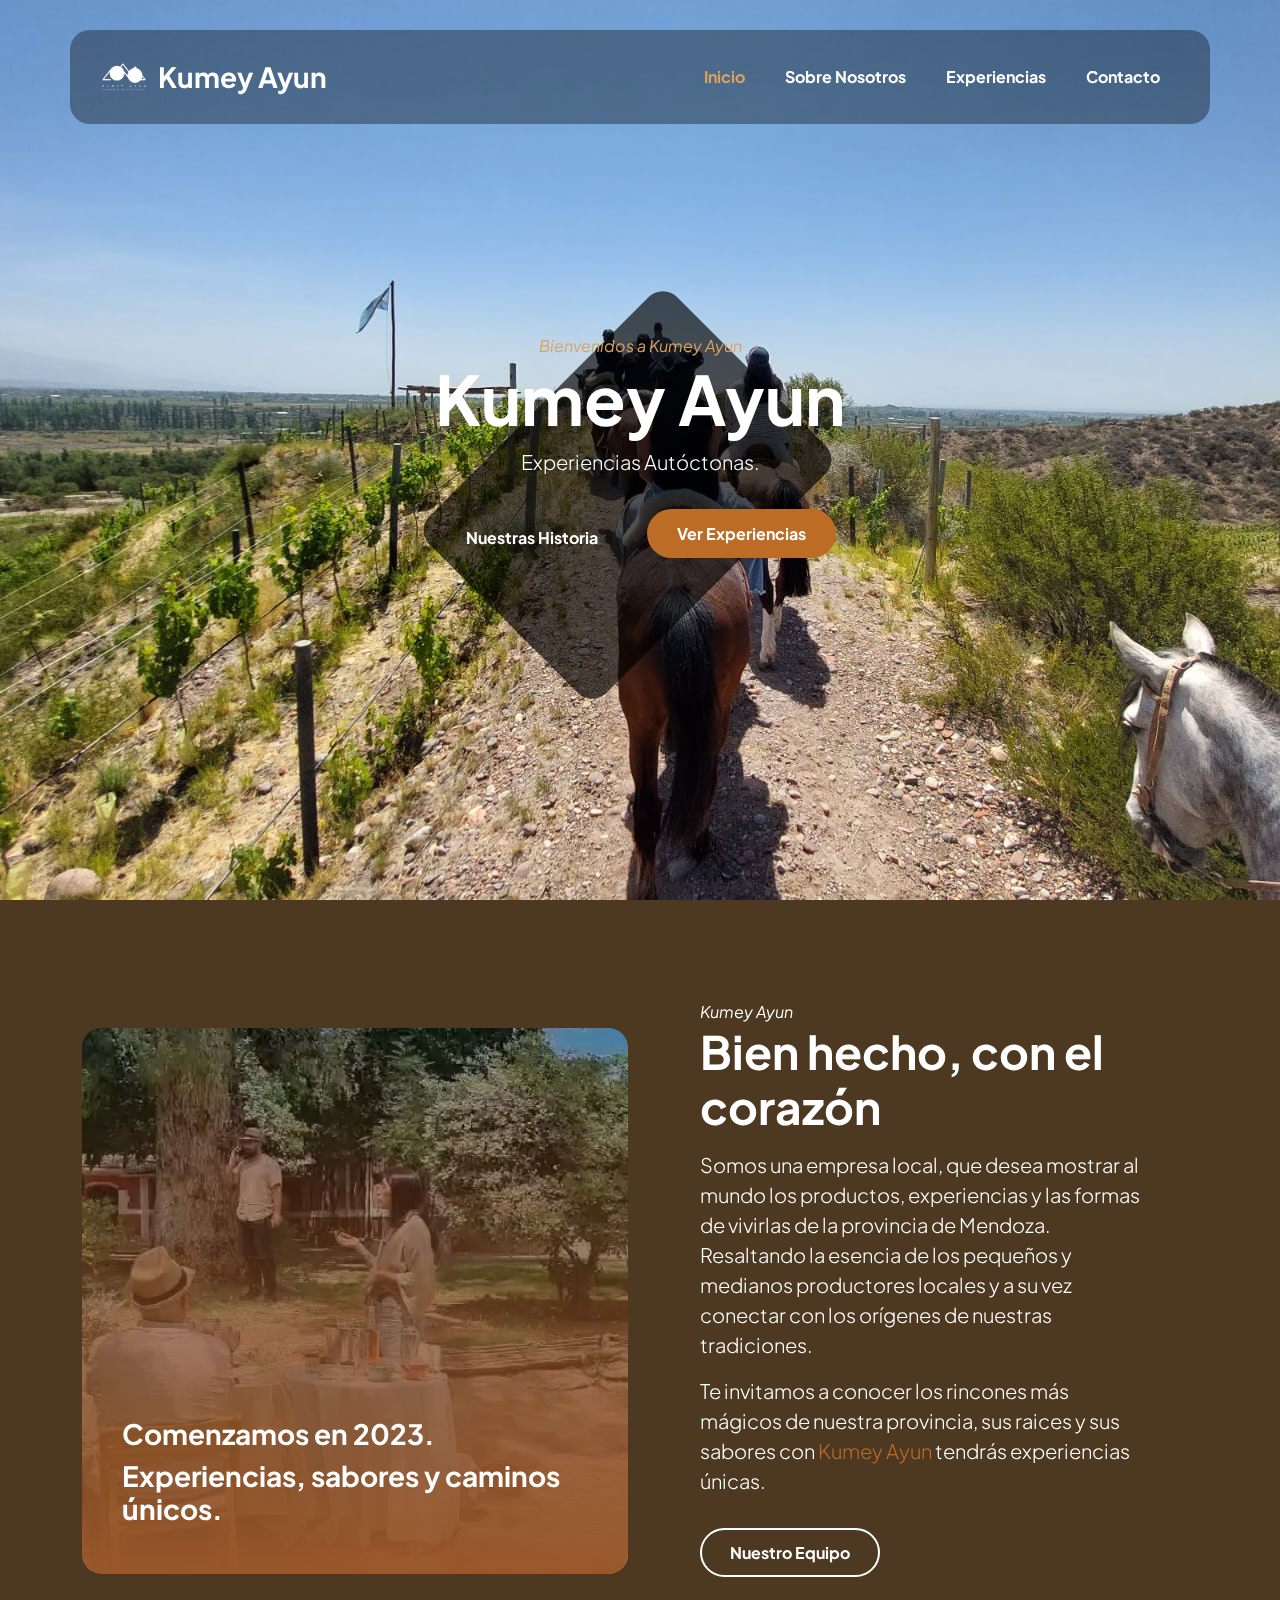
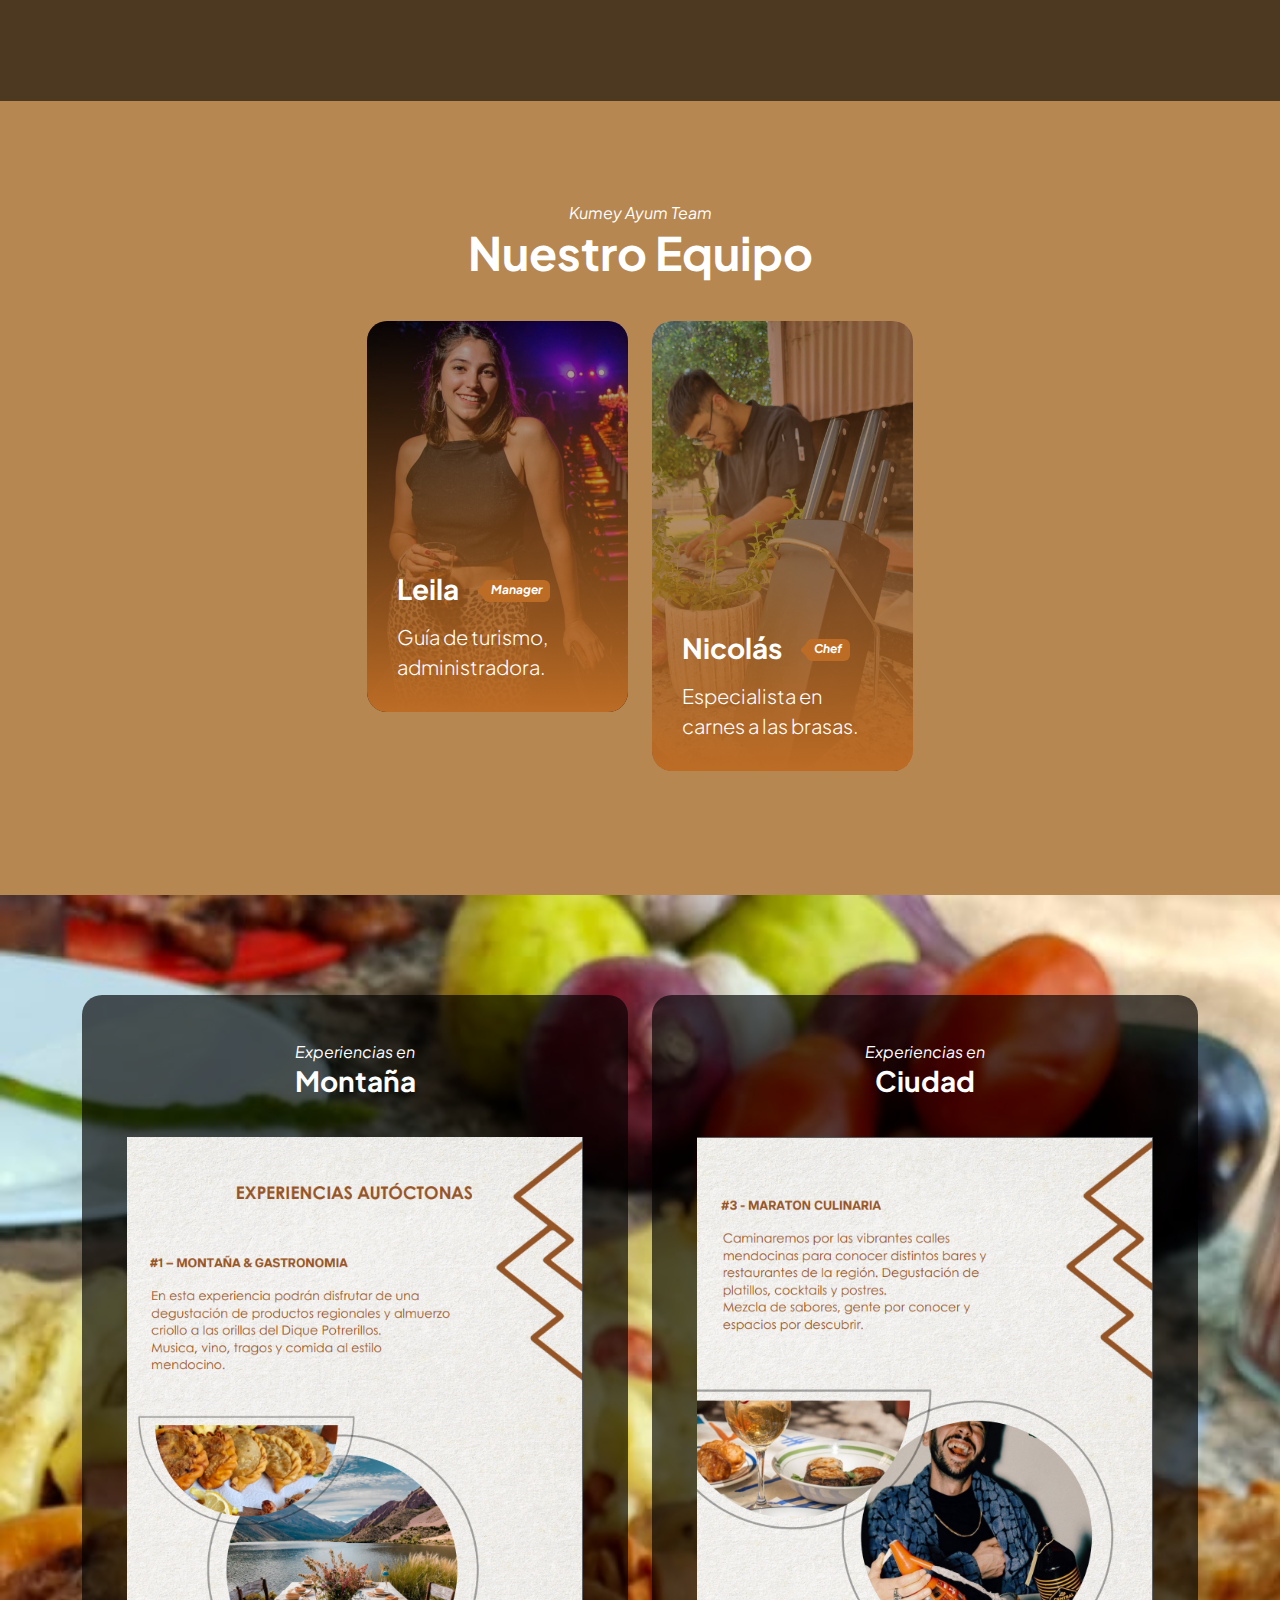
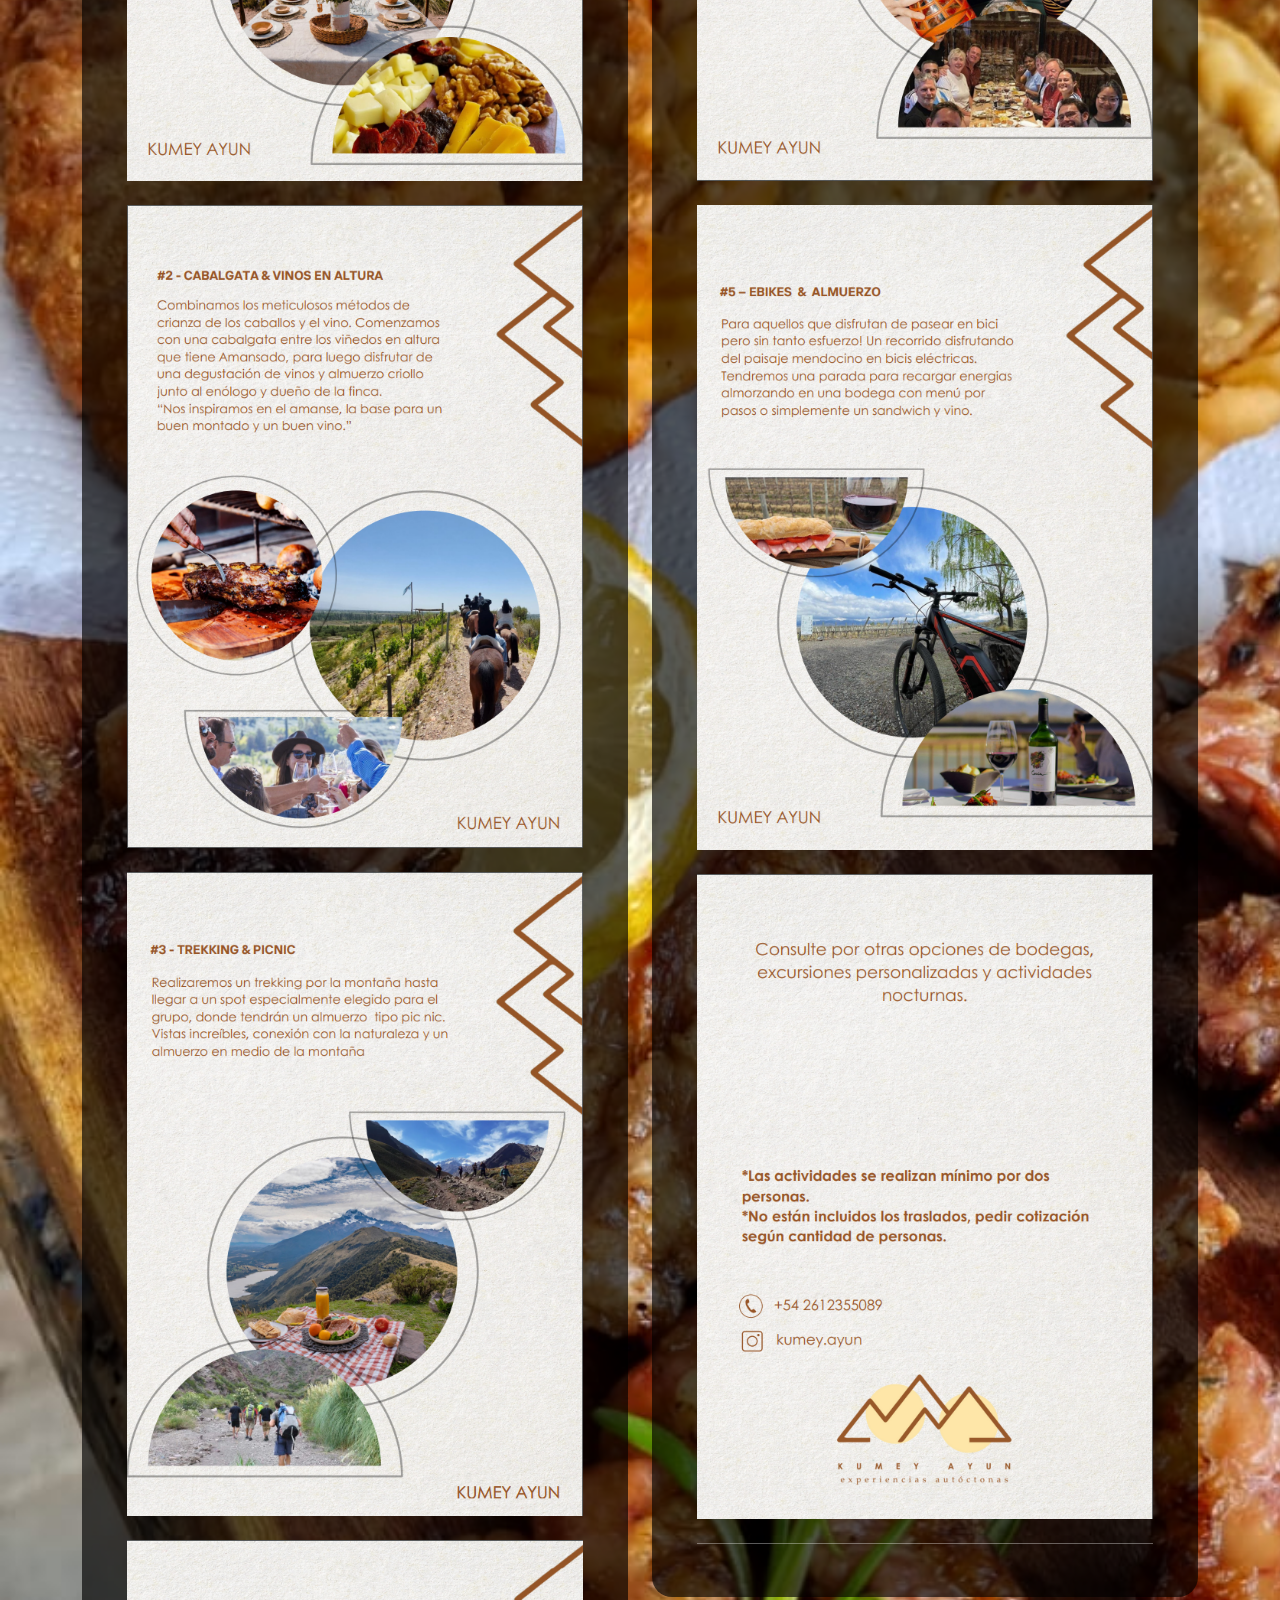
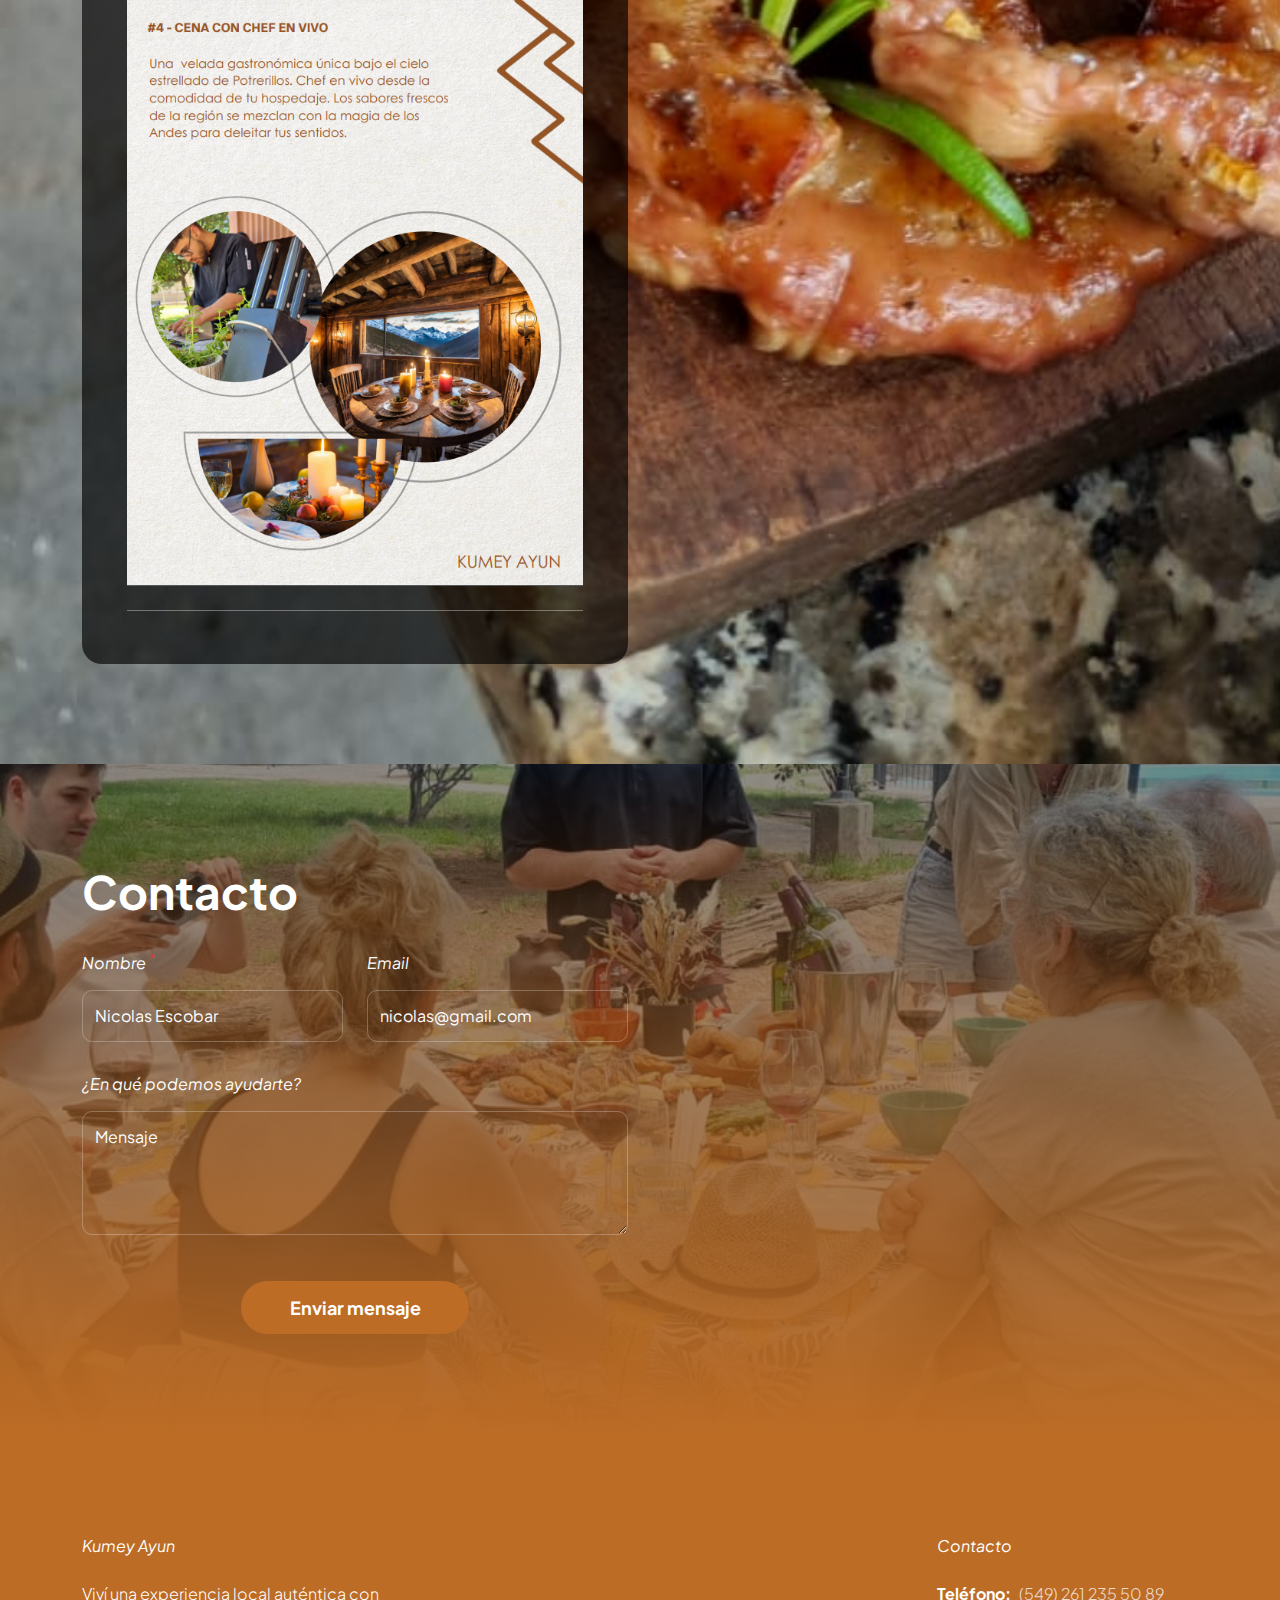
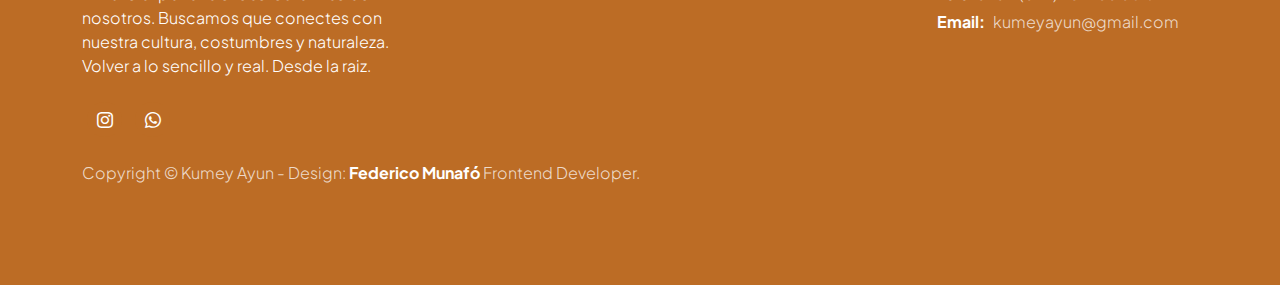
<file: index.html>
<!doctype html>
<html lang="en">
    <head>
        <meta charset="utf-8">
        <meta name="viewport" content="width=device-width, initial-scale=1">

        <meta name="description" content="">
        <meta name="author" content="">

        <title>Kumey Ayun</title>
        <link rel="icon" href="assets/images/faviconKumey.png" type="image/x-icon">
        <!-- CSS FILES -->                
        <link rel="preconnect" href="https://fonts.googleapis.com">
        
        <link rel="preconnect" href="https://fonts.gstatic.com" crossorigin>

        <link href="https://fonts.googleapis.com/css2?family=Plus+Jakarta+Sans:ital,wght@0,200;0,400;0,600;0,700;1,200;1,700&display=swap" rel="stylesheet">
            
        <link href="assets/css/bootstrap.min.css" rel="stylesheet">

        <link href="assets/css/bootstrap-icons.css" rel="stylesheet">

        <link href="assets/css/vegas.min.css" rel="stylesheet">

        <link href="assets/css/tooplate-barista.css" rel="stylesheet">
        
    </head>
    
    <body>
                
            <main>
                <nav class="navbar navbar-expand-lg">                
                    <div class="container">
                        <a class="navbar-brand d-flex align-items-center" href="#section_1">
                            <img src="assets/images/logoSinfondo.png" class="navbar-brand-image img-fluid" alt="Kumey Ayun Logo">
                            Kumey Ayun
                        </a>
        
                        <button class="navbar-toggler" type="button" data-bs-toggle="collapse" data-bs-target="#navbarNav" aria-controls="navbarNav" aria-expanded="false" aria-label="Toggle navigation">
                            <span class="navbar-toggler-icon"></span>
                        </button>
        
                        <div class="collapse navbar-collapse" id="navbarNav">
                            <ul class="navbar-nav ms-lg-auto">
                                <li class="nav-item">
                                    <a class="nav-link click-scroll" href="#section_1">Inicio</a>
                                </li>
        
                                <li class="nav-item">
                                    <a class="nav-link click-scroll" href="#section_2">Sobre Nosotros</a>
                                </li>

                                <li class="nav-item">
                                    <a class="nav-link click-scroll" href="#section_3">Experiencias</a>
                                </li>

                                <li class="nav-item">
                                    <a class="nav-link click-scroll" href="#section_5">Contacto</a>
                                </li>
                            </ul>
                        </div>
                    </div>
                </nav>


                <section class="hero-section d-flex justify-content-center align-items-center" id="section_1">

                    <div class="container">
                        <div class="row align-items-center">

                            <div class="col-lg-6 col-12 mx-auto">
                                <em class="small-text">Bienvenidos a Kumey Ayun</em>
                                
                                <h1>Kumey Ayun</h1>

                                <p class="text-white mb-4 pb-lg-2">
                                    Experiencias Autóctonas.
                                </p>

                                <a class="btn custom-btn custom-border-btn smoothscroll me-3" href="#section_2">
                                    Nuestras Historia
                                </a>

                                <a class="btn custom-btn smoothscroll me-2 mb-2" href="#section_3"><strong>Ver Experiencias </strong></a>
                            </div>

                        </div>
                    </div>

                    <div class="hero-slides"></div>
                </section>


                <section class="about-section section-padding" id="section_2">
                    <div class="section-overlay"></div>
                    <div class="container">
                        <div class="row align-items-center">

                            <div class="col-lg-6 col-12">
                                <div class="ratio ratio-1x1">
                                    <video autoplay="" loop="" muted="" class="custom-video" poster="">
                                        <source src="assets/videos/13001dc7-6848-43f8-8ff8-77ffa9dac7e2.MP4" type="video/mp4">

                                        Your browser does not support the video tag.
                                    </video>

                                    <div class="about-video-info d-flex flex-column">
                                        <h4 class="mt-auto">Comenzamos en 2023.</h4>

                                        <h4>Experiencias, sabores y caminos únicos.</h4>
                                    </div>
                                </div>
                            </div>

                            <div class="col-lg-5 col-12 mt-4 mt-lg-0 mx-auto">
                                <em class="text-white">Kumey Ayun</em>

                                <h2 class="text-white mb-3">Bien hecho, con el corazón</h2>

                                <p class="text-white">Somos una empresa local, que desea mostrar al mundo los productos, experiencias y las formas de vivirlas de la provincia de Mendoza. Resaltando la esencia de los pequeños y medianos productores locales y a su vez conectar con los orígenes de nuestras tradiciones.
                                    </p>

                                <p class="text-white">Te invitamos a conocer los rincones más mágicos de nuestra provincia, sus raices y sus sabores con <a rel="nofollow" href="https://www.instagram.com/kumey.ayun/" target="_blank">Kumey Ayun</a> tendrás experiencias únicas.</p>

                                <a href="#barista-team" class="smoothscroll btn custom-btn custom-border-btn mt-3 mb-4">Nuestro Equipo</a>
                            </div>

                        </div>
                    </div>
                </section>


                <section class="barista-section section-padding section-bg" id="barista-team">
                    <div class="container">
                        <div class="row justify-content-center">

                            <div class="col-lg-12 col-12 text-center mb-4 pb-lg-2">
                                <em class="text-white">Kumey Ayum Team</em>

                                <h2 class="text-white">Nuestro Equipo</h2>
                            </div>

                            <div class="col-lg-3 col-md-6 col-12 mb-4">
                                <div class="team-block-wrap">
                                    <div class="team-block-info d-flex flex-column">
                                        <div class="d-flex mt-auto mb-3">
                                            <h4 class="text-white mb-0">Leila</h4>

                                            <p class="badge ms-4"><em>Manager</em></p>
                                        </div>

                                        <p class="text-white mb-0">Guía de turismo, administradora.</p>
                                    </div>

                                    <div class="team-block-image-wrap">
                                        <img src="assets/images/team/leilateam.png" class="team-block-image img-fluid" alt="">
                                    </div>
                                </div>
                            </div>

                            <div class="col-lg-3 col-md-6 col-12 mb-4">
                                <div class="team-block-wrap">
                                    <div class="team-block-info d-flex flex-column">
                                        <div class="d-flex mt-auto mb-3">
                                            <h4 class="text-white mb-0">Nicolás</h4>

                                            <p class="badge ms-4"><em>Chef</em></p>
                                        </div>

                                        <p class="text-white mb-0">Especialista en carnes a las brasas.</p>
                                    </div>

                                    <div class="team-block-image-wrap">
                                        <img src="assets/images/team/nicoProfile.JPG" class="team-block-image img-fluid" alt="">
                                    </div>
                                </div>
                            </div>
                                </div>
                            </div>

                        </div>
                    </div>
                </section>


                <section class="menu-section section-padding" id="section_3">
                    <div class="container">
                        <div class="row">

                            <div class="col-lg-6 col-12 mb-4 mb-lg-0">
                                <div class="menu-block-wrap">
                                    <div class="text-center mb-4 pb-lg-2">
                                        <em class="text-white">Experiencias en</em>
                                        <h4 class="text-white">Montaña</h4>
                                    </div>

                                    <div class="menu-block">
                                        <div >
                                            <img class="img-fluid" src="assets/images/reviews/motañaYgastro.png" alt="">
                                            <br>
                                            <br>
                                            <img class="img-fluid" src="assets/images/reviews/cabalgataYvinosEnAltu.png" alt="">
                                            <br>
                                            <br>
                                            <img class="img-fluid" src="assets/images/reviews/trekkingYPicnic.png" alt="">
                                            <br>
                                            <br>
                                            <img class="img-fluid" src="assets/images/reviews/cenaConChefVivo.png" alt="">
                                            <br>                                         
                                        </div>
                                    </div>

                                    <div class="menu-block my-4">
                                       
                                    </div>

                                    <div class="menu-block">

                                        <div class="border-top mt-2 pt-2">
                                            
                                        </div>
                                    </div>

                                    
                                </div>
                            </div>

                            <div class="col-lg-6 col-12 mb-4 mb-lg-0">
                                <div class="menu-block-wrap">
                                    <div class="text-center mb-4 pb-lg-2">
                                        <em class="text-white">Experiencias en</em>
                                        <h4 class="text-white">Ciudad</h4>
                                    </div>

                                    <div class="menu-block">
                                        <div >
                                            <img class="img-fluid" src="assets/images/reviews/maratonCulinaria.png" alt="">
                                            <br>
                                            <br>
                                            <img class="img-fluid" src="assets/images/reviews/ebikesYalmuerzo.png" alt="">
                                            <br>
                                            <br>
                                            <img class="img-fluid" src="assets/images/reviews/otrasOpciones.png" alt="">
                                            <br>                                         
                                        </div>
                                    </div>

                                    <div class="menu-block my-4">
                                       
                                    </div>

                                    <div class="menu-block">

                                        <div class="border-top mt-2 pt-2">
                                            
                                        </div>
                                    </div>

                                    
                                </div>
                            </div>

                        </div>
                    </div>
                </section>



                <section class="contact-section section-padding" id="section_5">
                    <div class="container">
                        <div class="row">   

                            <div class="col-lg-12 col-12">
                                <h2 class="text-white mb-4 pb-lg-2">Contacto</h2>
                            </div>

                            <div class="col-lg-6 col-12">
                                <form action="#" method="post" class="custom-form contact-form" role="form">

                                <div class="row">
                                    
                                    <div class="col-lg-6 col-12">
                                        <label for="name" class="form-label">Nombre <sup class="text-danger">*</sup></label>

                                        <input type="text" name="name" id="name" class="form-control" placeholder="Nicolas Escobar" required="">
                                    </div>

                                    <div class="col-lg-6 col-12">
                                        <label for="email" class="form-label">Email</label>

                                        <input type="email" name="email" id="email" pattern="[^ @]*@[^ @]*" class="form-control" placeholder="nicolas@gmail.com" required="">
                                    </div>

                                    <div class="col-12">
                                        <label for="message" class="form-label">¿En qué podemos ayudarte?</label>

                                        <textarea name="message" rows="4" class="form-control" id="message" placeholder="Mensaje" required=""></textarea>
                                        
                                    </div>
                                </div>

                                <div class="col-lg-5 col-12 mx-auto mt-3">
                                    <button type="submit" class="form-control">Enviar mensaje</button>
                                </div>
                            </form>
                            </div>
                        </div>
                    </div>
                </section>


                <footer class="site-footer">
                    <div class="container">
                        <div class="row">

                            <div class="col-lg-4 col-12 me-auto">
                                <em class="text-white d-block mb-4">Kumey Ayun</em>

                                <p class="text-white">
                                    Viví una experiencia local auténtica con nosotros. Buscamos que conectes con nuestra cultura, costumbres y naturaleza. Volver a lo sencillo y real. Desde la raiz.
                                </p>

                                <ul class="social-icon mt-4">
                                    <li class="social-icon-item">
                                        <a href="https://www.instagram.com/kumey.ayun/" class="social-icon-link bi-instagram" target="_blank">
                                        </a>
                                    </li>
        
                                    

                                    <li class="social-icon-item">
                                        <a href="https://api.whatsapp.com/send?phone=5492612355089"target="blank" class="social-icon-link bi-whatsapp">
                                        </a>
                                    </li>
                                </ul>
                            </div>

                            <div class="col-lg-3 col-12 mt-4 mb-3 mt-lg-0 mb-lg-0">
                                <em class="text-white d-block mb-4">Contacto</em>

                                <p class="d-flex mb-1">
                                    <strong class="me-2">Teléfono:</strong>
                                    <a href="https://api.whatsapp.com/send?phone=5492612355089" target="_blank" class="site-footer-link">
                                        (549) 
                                        261 235 50 89
                                    </a>
                                </p>

                                <p class="d-flex">
                                    <strong class="me-2">Email:</strong>

                                    <a href="mailto:kumeyayum@gmail.com" class="site-footer-link" target="_blank">
                                        kumeyayun@gmail.com
                                    </a>
                                </p>
                            </div>


                            <div class="col-lg-8 col-12 mt-4">
                                <p class="copyright-text mb-0">Copyright © Kumey Ayun 
                                    - Design: <a href="https://www.linkedin.com/in/federico-munaf%C3%B3-77b96824a/"><strong>Federico Munafó</strong></a> Frontend Developer. </p>
                            </div>
                    </div>
                </footer>
            </main>

        <!-- JAVASCRIPT FILES -->
        <script src="assets/js/jquery.min.js"></script>
        <script src="assets/js/bootstrap.min.js"></script>
        <script src="assets/js/jquery.sticky.js"></script>
        <script src="assets/js/click-scroll.js"></script>
        <script src="assets/js/vegas.min.js"></script>
        <script src="assets/js/custom.js"></script>

    </body>
</html>
</file>
<file: assets/css/tooplate-barista.css>
/*

Tooplate 2137 Barista

https://www.tooplate.com/view/2137-barista-cafe

*/

/*---------------------------------------
  CUSTOM PROPERTIES ( VARIABLES )             
-----------------------------------------*/
:root {
  --white-color:                  #ffffff;
  --primary-color:                #BC6C25;
  --secondary-color:              #DDA15E;
  --section-bg-color:             #b78752;
  --custom-btn-bg-color:          #BC6C25;
  --custom-btn-bg-hover-color:    #DDA15E;
  --dark-color:                   #000000;
  --p-color:                      #717275;
  --border-color:                 #7fffd4;
  --link-hover-color:             #E76F51;

  --body-font-family:             'Plus Jakarta Sans', sans-serif;

  --h1-font-size:                 68px;
  --h2-font-size:                 46px;
  --h3-font-size:                 32px;
  --h4-font-size:                 28px;
  --h5-font-size:                 24px;
  --h6-font-size:                 22px;
  --p-font-size:                  20px;
  --btn-font-size:                16px;
  --form-btn-font-size:           18px;
  --menu-font-size:               16px;

  --border-radius-large:          100px;
  --border-radius-medium:         20px;
  --border-radius-small:          10px;

  --font-weight-thin:             200;
  --font-weight-light:            300;
  --font-weight-normal:           400;
  --font-weight-bold:             700;
}

body {
  background-color: var(--white-color);
  font-family: var(--body-font-family); 
}


/*---------------------------------------
  TYPOGRAPHY               
-----------------------------------------*/

h2,
h3,
h4,
h5,
h6 {
  color: var(--dark-color);
}

h1,
h2,
h3,
h4,
h5,
h6 {
  font-weight: var(--font-weight-bold);
}

h1 {
  font-size: var(--h1-font-size);
}

h2 {
  font-size: var(--h2-font-size);
}

h3 {
  font-size: var(--h3-font-size);
}

h4 {
  font-size: var(--h4-font-size);
}

h5 {
  font-size: var(--h5-font-size);
}

h6 {
  font-size: var(--h6-font-size);
}

p {
  color: var(--p-color);
  font-size: var(--p-font-size);
  font-weight: var(--font-weight-light);
}

ul li {
  color: var(--p-color);
  font-size: var(--p-font-size);
  font-weight: var(--font-weight-light);
}

a, 
button {
  touch-action: manipulation;
  transition: all 0.3s;
}

a {
  display: inline-block;
  color: var(--primary-color);
  text-decoration: none;
}

a:hover {
  color: var(--link-hover-color);
}

b,
strong {
  font-weight: var(--font-weight-bold);
}


/*---------------------------------------
  SECTION               
-----------------------------------------*/
.section-padding {
  padding-top: 100px;
  padding-bottom: 100px;
}

.section-bg {
  background-color: var(--section-bg-color);
}

.section-overlay {
  background-color: var(--dark-color);
  position: absolute;
  z-index: 9;
  top: 0;
  left: 0;
  pointer-events: none;
  width: 100%;
  height: 100%;
  opacity: 0.65;
}

.section-overlay + .container {
  position: relative;
  z-index: 22;
}

.back-top-icon {
  font-size: var(--h2-font-size);
}


/*---------------------------------------
  TIMELINE               
-----------------------------------------*/
.timeline {
  position: relative;
  max-width: 1200px;
  margin: 0 auto;
}

.timeline::after {
  content: '';
  position: absolute;
  width: 5px;
  background-color: var(--white-color);
  top: 0;
  bottom: 0;
  left: 50%;
  margin-left: -3px;
}

.timeline-container {
  padding: 10px 40px;
  padding-top: 0;
  position: relative;
  background-color: inherit;
  width: 50%;
}

.timeline-container::after {
  content: '';
  position: absolute;
  width: 25px;
  height: 25px;
  right: -12px;
  background-color: var(--white-color);
  border: 5px solid #7c5c52;
  top: 15px;
  border-radius: 50%;
  z-index: 1;
}

.timeline-container-left {
  left: 0;
}

.timeline-container-right {
  left: 50%;
}

.timeline-container-left::before {
  content: " ";
  height: 0;
  position: absolute;
  top: 9px;
  width: 0;
  z-index: 1;
  right: 25px;
  border: medium solid white;
  border-width: 20px 0 20px 20px;
  border-color: transparent transparent transparent white;
}

.timeline-container-right::before {
  content: " ";
  height: 0;
  position: absolute;
  top: 9px;
  width: 0;
  z-index: 1;
  left: 25px;
  border: medium solid white;
  border-width: 20px 20px 20px 0;
  border-color: transparent white transparent transparent;
}

.timeline-container-right::after {
  left: -13px;
}

.timeline-content {
  padding: 5px;
  background-color: var(--white-color);
  position: relative;
  border-radius: var(--border-radius-medium);
}

@media screen and (max-width: 991px) {
  .timeline::after {
    left: 31px;
  }

  .timeline-container {
    width: 100%;
    padding-left: 70px;
    padding-right: 25px;
  }

  .timeline-container::before {
    left: 58px;
    border: medium solid white;
    border-width: 20px 20px 20px 0;
    border-color: transparent white transparent transparent;
  }

  .timeline-container-left::after, .timeline-container-right::after {
    left: 6px;
  }

  .timeline-container-right {
    left: 0%;
  }
}


/*---------------------------------------
  CUSTOM BUTTON               
-----------------------------------------*/
.custom-btn {
  background: var(--custom-btn-bg-color);
  border: 2px solid transparent;
  border-radius: var(--border-radius-large);
  color: var(--white-color);
  font-size: var(--btn-font-size);
  font-weight: var(--font-weight-bold);
  line-height: normal;
  transition: all 0.3s;
  padding: 12px 28px;
}

.custom-btn:hover {
  background: var(--custom-btn-bg-hover-color);
  color: var(--white-color);
}

.custom-border-btn {
  background: transparent;
  border: 2px solid var(--white-color);
  color: var(--white-color);
}

.custom-border-btn:hover {
  background: var(--white-color);
  color: var(--secondary-color);
}

.custom-btn-bg-white {
  border-color: var(--white-color);
  color: var(--white-color);
}

.custom-btn-italic {
  font-style: italic;
}


/*---------------------------------------
  NAVIGATION BAR & OFFCANVAS              
-----------------------------------------*/
.sticky-wrapper {
  position: absolute;
  z-index: 999999;
  top: 0;
  right: 0;
  left: 0;
}

.sticky-wrapper.is-sticky .container {
  background: rgba(0, 0, 0, 0.65);
  border-radius: var(--border-radius-medium);
  padding: 15px 30px;
}

.navbar {
  background: transparent;
  z-index: 999999;
  padding-top: 30px;
  padding-bottom: 30px;
}

.navbar .container {
  background: rgba(0, 0, 0, 0.35);
  border-radius: var(--border-radius-medium);
  padding: 15px 30px;
}

.navbar-brand,
.navbar-brand:hover {
  font-size: var(--h4-font-size);
  font-weight: var(--font-weight-bold);
  display: block;
  color: var(--white-color);
}

.navbar .navbar-brand-image {
  filter: brightness(0) invert(1);
}

.navbar-brand-image {
  width: 48px;
  height: auto;
  margin-right: 10px;
}

.navbar .custom-btn {
  padding: 10px 20px;
}

.navbar-expand-lg .navbar-nav .nav-link {
  border-radius: var(--border-radius-large);
  margin: 10px;
  padding: 10px;
}

.navbar-nav .nav-link {
  display: inline-block;
  color: var(--white-color);
  font-size: var(--menu-font-size);
  font-weight: var(--font-weight-bold);
  padding-top: 15px;
  padding-bottom: 15px;
}

.navbar-nav .nav-link.active, 
.navbar-nav .nav-link:hover {
  color: var(--secondary-color);
}

.navbar .dropdown-menu {
  background: var(--white-color);
  box-shadow: 0 1rem 3rem rgba(0,0,0,.175);
  border: 0;
  display: inherit;
  opacity: 0;
  min-width: 9rem;
  margin-top: 20px;
  padding: 13px 0 10px 0;
  transition: all 0.3s;
  pointer-events: none;
}

.navbar .dropdown-menu::before {
  content: "";
  width: 0;
  height: 0;
  border-left: 20px solid transparent;
  border-right: 20px solid transparent;
  border-bottom: 15px solid var(--white-color);
  position: absolute;
  top: -10px;
  left: 10px;
}

.navbar .dropdown-item {
  display: inline-block;
  color: var(--p-color);
  font-size: var(--menu-font-size);
  font-weight: var(--font-weight-medium);
  position: relative;
}

.navbar .dropdown-item.active, 
.navbar .dropdown-item:active,
.navbar .dropdown-item:focus, 
.navbar .dropdown-item:hover {
  background: transparent;
  color: var(--link-hover-color);
}

.navbar .dropdown-toggle::after {
  content: "\f282";
  display: inline-block;
  font-family: bootstrap-icons !important;
  font-size: var(--menu-font-size);
  font-style: normal;
  font-weight: normal !important;
  font-variant: normal;
  text-transform: none;
  line-height: 1;
  vertical-align: -.125em;
  -webkit-font-smoothing: antialiased;
  -moz-osx-font-smoothing: grayscale;
  position: relative;
  left: 2px;
  border: 0;
}

@media screen and (min-width: 992px) {
  .navbar .dropdown:hover .dropdown-menu {
    opacity: 1;
    margin-top: 0;
    pointer-events: auto;
  }
}

.navbar-toggler {
  border: 0;
  padding: 0;
  cursor: pointer;
  margin: 0;
  width: 30px;
  height: 35px;
  outline: none;
}

.navbar-toggler:focus {
  outline: none;
  box-shadow: none;
}

.navbar-toggler[aria-expanded="true"] .navbar-toggler-icon {
  background: transparent;
}

.navbar-toggler[aria-expanded="true"] .navbar-toggler-icon:before,
.navbar-toggler[aria-expanded="true"] .navbar-toggler-icon:after {
  transition: top 300ms 50ms ease, -webkit-transform 300ms 350ms ease;
  transition: top 300ms 50ms ease, transform 300ms 350ms ease;
  transition: top 300ms 50ms ease, transform 300ms 350ms ease, -webkit-transform 300ms 350ms ease;
  top: 0;
}

.navbar-toggler[aria-expanded="true"] .navbar-toggler-icon:before {
  transform: rotate(45deg);
}

.navbar-toggler[aria-expanded="true"] .navbar-toggler-icon:after {
  transform: rotate(-45deg);
}

.navbar-toggler .navbar-toggler-icon {
  background: var(--white-color);
  transition: background 10ms 300ms ease;
  display: block;
  width: 30px;
  height: 2px;
  position: relative;
}

.navbar-toggler .navbar-toggler-icon:before,
.navbar-toggler .navbar-toggler-icon:after {
  transition: top 300ms 350ms ease, -webkit-transform 300ms 50ms ease;
  transition: top 300ms 350ms ease, transform 300ms 50ms ease;
  transition: top 300ms 350ms ease, transform 300ms 50ms ease, -webkit-transform 300ms 50ms ease;
  position: absolute;
  right: 0;
  left: 0;
  background: var(--white-color);
  width: 30px;
  height: 2px;
  content: '';
}

.navbar-toggler .navbar-toggler-icon::before {
  top: -8px;
}

.navbar-toggler .navbar-toggler-icon::after {
  top: 8px;
}


/*---------------------------------------
  HERO        
-----------------------------------------*/
.hero-section {
  background-color: var(--dark-color);
  position: relative;
  overflow: hidden;
  min-height: 620px;
  text-align: center;
}

.hero-section::after {
  background-color: rgba(0, 0, 0, 0.65);
  border-radius: var(--border-radius-medium);
  content: "";
  position: absolute;
  top: 55%;
  left: 50%;
  transform: translate(-55%, -50%) rotate(45deg);
  width: 250px;
  height: 350px;
  pointer-events: none;
}

@media screen and (min-width: 991px) {
  .hero-section {
    height: 100vh;
  }
}

.hero-section h1 {
  color: var(--white-color);
}

.small-text {
  color: var(--secondary-color);
}

.hero-section .custom-border-btn {
  border-color: transparent;
}

.hero-section .container {
  position: relative;
  z-index: 9;
}

.hero-slides {
  width: 100%;
  height: 100%;
  position: absolute !important;
}

.opening-hours-list {
  margin: 0;
  padding: 0;
}

.opening-hours-list li {
  color: rgba(255, 255, 255, 0.75);
  font-size: var(--btn-font-size);
  font-weight: var(--font-weight-normal);
  margin-bottom: 10px;
}

.opening-hours-list li .underline {
  background-color: rgba(255, 255, 255, 0.75);
  width: 35%;
  height: 1px;
  margin: auto 15px 0 15px;
}


/*---------------------------------------
  ABOUT              
-----------------------------------------*/
.about-section {
  background-color: var(--secondary-color);
  position: relative;
}

.about-section .ratio {
  border-radius: var(--border-radius-medium);
}

.custom-video {
  border-radius: var(--border-radius-medium);
  width: 100%;
  height: 100%;
  object-fit: cover;
}

.about-image-wrap {
  border-radius: var(--border-radius-medium);
  position: relative;
  overflow: hidden;
}

.about-video-info {
  background-image: linear-gradient(to bottom, rgba(0, 0, 0, 0.35), #99582a);
  border-radius: var(--border-radius-medium);
  bottom: 0;
  height: auto;
  padding: 40px;
}

.about-video-info h4 {
  color: var(--white-color);
}

.about-section h6 {
  color: var(--secondary-color);
}

.team-block-wrap {
  background-color: var(--secondary-color);
  border-radius: var(--border-radius-medium);
  position: relative;
  overflow: hidden;
  max-height: 450px;
  cursor: pointer;
}

.team-block-wrap:hover .team-block-image {
  transform: scale(1.2);
}

.team-block-image-wrap {
  width: 100%;
}

.team-block-image {
  display: block;
  object-fit: cover;
  width: 100%;
  height: 100%;
  transition: all 0.3s;
}

.team-block-info {
  background-image: linear-gradient(to bottom, rgba(0, 0, 0, 0.35), rgba(188, 108, 37, 1));
  position: absolute;
  z-index: 2;
  top: 0;
  right: 0;
  bottom: 0;
  left: 0;
  padding: 30px;
}

.team-block-info .badge {
  margin: auto;
  top: 2px;
  bottom: 0;
}


/*---------------------------------------
  OUR MENU              
-----------------------------------------*/
.menu-section {
  background-image: url('../images/slides/happy-waitress-giving-coffee-customers-while-serving-them-coffee-shop.JPG');
  background-repeat: no-repeat;
  background-size: cover;
}

.menu-block-wrap {
  background: rgba(0, 0, 0, 0.65);
  border-radius: var(--border-radius-medium);
  padding: 45px;
}

.menu-block .border-top {
  border-top-color: rgba(255, 255, 255, 0.35) !important;
}

.menu-block h6 {
  color: var(--white-color);
}

.menu-block small {
  color: rgba(255, 255, 255, 0.35);
}

.menu-block strong {
  color: var(--secondary-color);
}

.menu-block-image {
  border-radius: 100%;
  width: 350px;
  height: 350px;
  object-fit: cover;
  display: block;
  margin: auto;
  cursor: pointer;
}

.badge {
  background-color: var(--primary-color);
  font-size: 12px;
  position: relative;
  bottom: 4px;
  padding-bottom: 6px;
}

.badge::before {
  content: "";
  position: absolute;
  top: 0;
  bottom: 0;
  left: -5px;
  border-top: 10px solid transparent;
  border-bottom: 10px solid transparent;
  border-right: 10px solid var(--primary-color);
}


/*---------------------------------------
  REVIEWS              
-----------------------------------------*/
.reviews-section {
  background-color: #7c5c52;
}

.reviews-block {
  background-color: var(--section-bg-color);
  border-radius: var(--border-radius-medium);
  position: relative;
  overflow: hidden;
}

.reviews-block .border-top {
  border-top-color: rgba(255, 255, 255, 0.35) !important;
}

.reviews-block-image-wrap {
  background-image: url('../images/happy-loving-couple-bakers-drinking-coffee-looking-notebook1.jpg');
  background-repeat: no-repeat;
  background-size: cover;
  background-position: center;
  padding: 30px;
}
.reviews-block-image-wrap1 {
  background-image: url('../images/slides/young-female-barista-wear-face-mask-serving-take-away-hot-coffee-paper-cup-consumer-cafe.JPG');
  background-repeat: no-repeat;
  background-size: cover;
  background-position: center;
  padding: 30px;
}
.reviews-block-image {
  border-radius: var(--border-radius-large);
  width: 205px;
  height: 205px;
  object-fit: cover;
  margin-right: 10px;
}

.reviews-block-info {
  padding: 20px 30px;
}

.reviews-block-info p {
  font-size: var(--btn-font-size);
  font-style: italic;
  color: rgba(255, 255, 255, 0.75);
}

.reviews-group i {
  color: var(--white-color);
}


/*---------------------------------------
  BOOKING SECTION              
-----------------------------------------*/
.booking-section {
  background-image: url('/assets/images/young-female-barista-wear-face-mask-serving-take-away-hot-coffee-paper-cup-consumer-cafe.jpg');
  background-repeat: no-repeat;
  background-position: center;
  background-size: cover;
  position: relative;
}

.booking-form-wrap {
  background-color: rgba(0, 0, 0, 0.65);
  border-radius: var(--border-radius-medium);
  position: relative;
  overflow: hidden;
  margin-top: 100px;
}

.booking-form {
  padding: 55px 65px;
}

.booking-form-image-wrap {
  position: relative;
  height: 100%;
}

.booking-form-image {
  width: 100%;
  height: 100%;
  object-fit: cover;
}

.booking-form-text span {
  color: var(--white-color);
  font-size: var(--btn-font-size);
}

.reservation-page .custom-border-btn {
  border-color: var(--secondary-color);
  color: var(--secondary-color);
}

.reservation-page .custom-border-btn:hover {
  border-color: transparent;
}


/*---------------------------------------
  CONTACT               
-----------------------------------------*/
.contact-section {
  background-image: linear-gradient(to bottom, rgba(0, 0, 0, 0.45), rgba(188, 108, 37, 1)), url('../images/slides/young-female-barista-wear-face-mask-serving-take-away-hot-coffee-paper-cup-consumer-cafe.JPG');
  background-repeat: no-repeat;
  background-position: center;
  background-size: cover;
}

.google-map {
  border-radius: var(--border-radius-medium);
  filter: grayscale(100);
}

.contact-block-wrap {
  background: var(--primary-color);
  border-radius: var(--border-radius-medium);
  padding: 0;
  min-height: 200px;
}

.contact-block {
  background: var(--secondary-color);
  border-radius: var(--border-radius-medium);
  transform: rotate(8deg);
  height: 100%;
  padding: 20px 40px;
}

.contact-block h6 {
  transform: rotate(-8deg);
}

.contact-block .custom-icon {
  background: var(--primary-color);
  border-radius: var(--border-radius-large);
  display: block;
  width: 50px;
  height: 50px;
  line-height: 50px;
  text-align: center;
  position: relative;
}

.contact-block strong {
  display: block;
  color: var(--white-color);
  text-transform: uppercase;
  margin-top: 20px;
  margin-bottom: 10px;
}


/*---------------------------------------
  CUSTOM FORM               
-----------------------------------------*/
.custom-form .form-control {
  color: var(--p-color);
  border-radius: var(--border-radius-small);
  margin-bottom: 30px;
  padding-top: 13px;
  padding-bottom: 13px;
  box-shadow: none;
  outline: none;
  transition: all 0.3s;
}

.custom-form .form-control:hover,
.custom-form .form-control:focus {
  background: var(--primary-color);
  border-color: transparent;
}

.custom-form .form-label {
  color: var(--white-color);
  font-style: italic;
  margin-bottom: 15px;
}

.custom-form button[type="submit"] {
  background: var(--custom-btn-bg-color);
  border: none;
  border-radius: var(--border-radius-large);
  color: var(--white-color);
  font-size: var(--form-btn-font-size);
  font-weight: var(--font-weight-bold);
  transition: all 0.3s;
  margin-bottom: 0;
}

.custom-form button[type="submit"]:hover,
.custom-form button[type="submit"]:focus {
  background: var(--white-color);
  border-color: transparent;
  color: var(--primary-color);
}

.contact-form .form-control,
.booking-form .form-control {
  background-color: transparent;
  border-color: rgba(255, 255, 255, 0.25);
}

.booking-form .form-control {
  color: var(--white-color);
}

.custom-form input::-webkit-input-placeholder,
.custom-form textarea::-webkit-input-placeholder {
   color: var(--white-color);
}

.booking-form input:-moz-placeholder,
.booking-form textarea:-moz-placeholder {
  color: var(--white-color);
}


/*---------------------------------------
  SITE FOOTER              
-----------------------------------------*/
.site-footer {
  background-color: var(--primary-color);
  padding-top: 100px;
  padding-bottom: 100px;
}

.site-footer strong {
  color: var(--white-color);
}

.site-footer p,
.site-footer-link {
  color: rgba(255, 255, 255, 0.75);
  font-size: var(--btn-font-size);
}

.site-footer-link {
  color: rgba(255, 255, 255, 0.75);
  font-size: var(--btn-font-size);
  transition: all 0.3s;
}

.site-footer-link:hover {
  color: rgba(255, 255, 255, 0.75);
  text-decoration: underline;
}

.copyright-text {
  color: rgba(255, 255, 255, 0.75);
  font-size: var(--menu-font-size);
}

.copyright-text a {
	color: rgba(255, 200, 160, 0.75);
}


/*---------------------------------------
  SOCIAL ICON               
-----------------------------------------*/
.social-icon {
  margin: 0;
  padding: 0;
}

.social-icon-item {
  list-style: none;
  display: inline-block;
  vertical-align: top;
}

.social-icon-link {
  background: var(--primary-color);
  border-radius: var(--border-radius-large);
  color: var(--white-color);
  font-size: var(--menu-font-size);
  display: block;
  margin: 0 5px;
  text-align: center;
  width: 35px;
  height: 35px;
  line-height: 35px;
  transition: background 0.2s, color 0.2s;
}

.social-icon-link:hover {
  background: var(--white-color);
  color: var(--primary-color);
}

.social-icon-link span {
  display: block;
}


/*---------------------------------------
  RESPONSIVE STYLES               
-----------------------------------------*/
@media screen and (max-width: 1200px) {
  h1 {
    font-size: 62px;
  }
}

@media screen and (max-width: 991px) {
  h1 {
    font-size: 54px;
  }

  h2 {
    font-size: 36px;
  }

  h3 {
    font-size: 32px;
  }

  h4 {
    font-size: 28px;
  }

  h5 {
    font-size: 20px;
  }

  h6 {
    font-size: 18px;
  }

  .section-padding {
    padding-top: 50px;
    padding-bottom: 50px;
  }

  .hero-section {
    padding-top: 148px;
    padding-bottom: 100px;
  }

  .navbar-brand,
  .navbar-brand:hover {
    font-size: var(--h5-font-size);
  }

  .navbar-expand-lg .navbar-nav {
    padding-bottom: 20px;
  }

  .navbar-expand-lg .navbar-nav .nav-link {
    padding: 0;
    margin-bottom: 0;
  }

  .navbar .custom-btn {
    margin-bottom: 10px;
  }

  .booking-form {
    padding: 45px;
  }

  .contact-section .container {
    width: auto;
    margin-right: 10px;
    margin-left: 10px;
    padding: 35px;
  }

  .site-footer {
    padding-top: 50px;
    padding-bottom: 50px;
  }
}

@media screen and (max-width: 767px) {
  .custom-btn {
    font-size: 14px;
    padding: 12px 20px;
  }

  .menu-block-wrap,
  .reviews-block-image-wrap,
  .reviews-block-info {
    padding: 20px;
  }
}


@media screen and (max-width: 578px) {
  .navbar .container,
  .sticky-wrapper.is-sticky .container {
    margin-right: 10px;
    margin-left: 10px;
  }
}


@media screen and (max-width: 480px) {
  h1 {
    font-size: 38px;
  }

  h2 {
    font-size: 28px;
  }

  h3 {
    font-size: 26px;
  }

  h4 {
    font-size: 22px;
  }

  h5 {
    font-size: 20px;
  }

  .hero-section::after {
    width: 200px;
    height: 200px;
  }

  .booking-form {
    padding: 35px;
  }

  .opening-hours-list li {
    font-size: 12px;
  }

  .reviews-block-image-wrap {
    flex-direction: column;
  }

  .reviews-block-image {
    margin-bottom: 15px;
  }

  .timeline-container {
    padding-left: 55px;
  }

  .timeline-container::before {
    left: 44px;
    border: medium solid white;
    border-width: 15px 15px 15px 0;
    border-color: transparent white transparent transparent;
  }

  .timeline-container-left::before,
  .timeline-container-right::before {
    top: 13px;
  }
}
</file>
<file: assets/css/vegas.min.css>
.vegas-content-scrollable,.vegas-overlay,.vegas-slide,.vegas-slide-inner,.vegas-timer{position:absolute;top:0;left:0;bottom:0;right:0;overflow:hidden;border:none;padding:0;margin:0}.vegas-content-scrollable{position:relative;height:100%;overflow:auto}.vegas-overlay{opacity:.5;background:url(./overlays/02.png) center center}.vegas-timer{top:auto;bottom:0;height:2px}.vegas-timer-progress{width:0%;height:100%;background:#fff;transition:width ease-out}.vegas-timer-running .vegas-timer-progress{width:100%}.vegas-slide,.vegas-slide-inner{margin:0;padding:0;background:center center no-repeat;transform:translateZ(0);will-change:transform,opacity}body .vegas-container{overflow:hidden!important;position:relative}.vegas-video{min-width:100%;min-height:100%;width:auto;height:auto}body.vegas-container{overflow:auto;position:static;z-index:-2}body.vegas-container>.vegas-overlay,body.vegas-container>.vegas-slide,body.vegas-container>.vegas-timer{position:fixed;z-index:-1}.vegas-transition-blur,.vegas-transition-blur2{opacity:0;filter:blur(32px) brightness(1.01)}.vegas-transition-blur-in,.vegas-transition-blur2-in{opacity:1;filter:blur(0) brightness(1.01)}.vegas-transition-blur2-out{opacity:0}.vegas-transition-burn,.vegas-transition-burn2{opacity:0;filter:contrast(1000%) saturate(1000%)}.vegas-transition-burn-in,.vegas-transition-burn2-in{opacity:1;filter:contrast(100%) saturate(100%)}.vegas-transition-burn2-out{opacity:0;filter:contrast(1000%) saturate(1000%)}.vegas-transition-fade,.vegas-transition-fade2{opacity:0}.vegas-transition-fade-in,.vegas-transition-fade2-in{opacity:1}.vegas-transition-fade2-out{opacity:0}.vegas-transition-flash,.vegas-transition-flash2{opacity:0;filter:brightness(25)}.vegas-transition-flash-in,.vegas-transition-flash2-in{opacity:1;filter:brightness(1)}.vegas-transition-flash2-out{opacity:0;filter:brightness(25)}.vegas-transition-negative,.vegas-transition-negative2{opacity:0;filter:invert(100%)}.vegas-transition-negative-in,.vegas-transition-negative2-in{opacity:1;filter:invert(0)}.vegas-transition-negative2-out{opacity:0;filter:invert(100%)}.vegas-transition-slideDown,.vegas-transition-slideDown2{transform:translateY(-100%)}.vegas-transition-slideDown-in,.vegas-transition-slideDown2-in{transform:translateY(0)}.vegas-transition-slideDown2-out{transform:translateY(100%)}.vegas-transition-slideLeft,.vegas-transition-slideLeft2{transform:translateX(100%)}.vegas-transition-slideLeft-in,.vegas-transition-slideLeft2-in{transform:translateX(0)}.vegas-transition-slideLeft2-out,.vegas-transition-slideRight,.vegas-transition-slideRight2{transform:translateX(-100%)}.vegas-transition-slideRight-in,.vegas-transition-slideRight2-in{transform:translateX(0)}.vegas-transition-slideRight2-out{transform:translateX(100%)}.vegas-transition-slideUp,.vegas-transition-slideUp2{transform:translateY(100%)}.vegas-transition-slideUp-in,.vegas-transition-slideUp2-in{transform:translateY(0)}.vegas-transition-slideUp2-out{transform:translateY(-100%)}.vegas-transition-swirlLeft,.vegas-transition-swirlLeft2{transform:scale(2) rotate(35deg);opacity:0}.vegas-transition-swirlLeft-in,.vegas-transition-swirlLeft2-in{transform:scale(1) rotate(0);opacity:1}.vegas-transition-swirlLeft2-out,.vegas-transition-swirlRight,.vegas-transition-swirlRight2{transform:scale(2) rotate(-35deg);opacity:0}.vegas-transition-swirlRight-in,.vegas-transition-swirlRight2-in{transform:scale(1) rotate(0);opacity:1}.vegas-transition-swirlRight2-out{transform:scale(2) rotate(35deg);opacity:0}.vegas-transition-zoomIn,.vegas-transition-zoomIn2{transform:scale(0);opacity:0}.vegas-transition-zoomIn-in,.vegas-transition-zoomIn2-in{transform:scale(1);opacity:1}.vegas-transition-zoomIn2-out,.vegas-transition-zoomOut,.vegas-transition-zoomOut2{transform:scale(2);opacity:0}.vegas-transition-zoomOut-in,.vegas-transition-zoomOut2-in{transform:scale(1);opacity:1}.vegas-transition-zoomOut2-out{transform:scale(0);opacity:0}.vegas-animation-kenburns{-webkit-animation:kenburns ease-out;animation:kenburns ease-out}@-webkit-keyframes kenburns{0%{transform:scale(1.5)}100%{transform:scale(1)}}@keyframes kenburns{0%{transform:scale(1.5)}100%{transform:scale(1)}}.vegas-animation-kenburnsDownLeft{-webkit-animation:kenburnsDownLeft ease-out;animation:kenburnsDownLeft ease-out}@-webkit-keyframes kenburnsDownLeft{0%{transform:scale(1.5) translate(10%,-10%)}100%{transform:scale(1) translate(0,0)}}@keyframes kenburnsDownLeft{0%{transform:scale(1.5) translate(10%,-10%)}100%{transform:scale(1) translate(0,0)}}.vegas-animation-kenburnsDownRight{-webkit-animation:kenburnsDownRight ease-out;animation:kenburnsDownRight ease-out}@-webkit-keyframes kenburnsDownRight{0%{transform:scale(1.5) translate(-10%,-10%)}100%{transform:scale(1) translate(0,0)}}@keyframes kenburnsDownRight{0%{transform:scale(1.5) translate(-10%,-10%)}100%{transform:scale(1) translate(0,0)}}.vegas-animation-kenburnsDown{-webkit-animation:kenburnsDown ease-out;animation:kenburnsDown ease-out}@-webkit-keyframes kenburnsDown{0%{transform:scale(1.5) translate(0,-10%)}100%{transform:scale(1) translate(0,0)}}@keyframes kenburnsDown{0%{transform:scale(1.5) translate(0,-10%)}100%{transform:scale(1) translate(0,0)}}.vegas-animation-kenburnsLeft{-webkit-animation:kenburnsLeft ease-out;animation:kenburnsLeft ease-out}@-webkit-keyframes kenburnsLeft{0%{transform:scale(1.5) translate(10%,0)}100%{transform:scale(1) translate(0,0)}}@keyframes kenburnsLeft{0%{transform:scale(1.5) translate(10%,0)}100%{transform:scale(1) translate(0,0)}}.vegas-animation-kenburnsRight{-webkit-animation:kenburnsRight ease-out;animation:kenburnsRight ease-out}@-webkit-keyframes kenburnsRight{0%{transform:scale(1.5) translate(-10%,0)}100%{transform:scale(1) translate(0,0)}}@keyframes kenburnsRight{0%{transform:scale(1.5) translate(-10%,0)}100%{transform:scale(1) translate(0,0)}}.vegas-animation-kenburnsUpLeft{-webkit-animation:kenburnsUpLeft ease-out;animation:kenburnsUpLeft ease-out}@-webkit-keyframes kenburnsUpLeft{0%{transform:scale(1.5) translate(10%,10%)}100%{transform:scale(1) translate(0,0)}}@keyframes kenburnsUpLeft{0%{transform:scale(1.5) translate(10%,10%)}100%{transform:scale(1) translate(0,0)}}.vegas-animation-kenburnsUpRight{-webkit-animation:kenburnsUpRight ease-out;animation:kenburnsUpRight ease-out}@-webkit-keyframes kenburnsUpRight{0%{transform:scale(1.5) translate(-10%,10%)}100%{transform:scale(1) translate(0,0)}}@keyframes kenburnsUpRight{0%{transform:scale(1.5) translate(-10%,10%)}100%{transform:scale(1) translate(0,0)}}.vegas-animation-kenburnsUp{-webkit-animation:kenburnsUp ease-out;animation:kenburnsUp ease-out}@-webkit-keyframes kenburnsUp{0%{transform:scale(1.5) translate(0,10%)}100%{transform:scale(1) translate(0,0)}}@keyframes kenburnsUp{0%{transform:scale(1.5) translate(0,10%)}100%{transform:scale(1) translate(0,0)}}
/*# sourceMappingURL=vegas.min.css.map */
</file>
